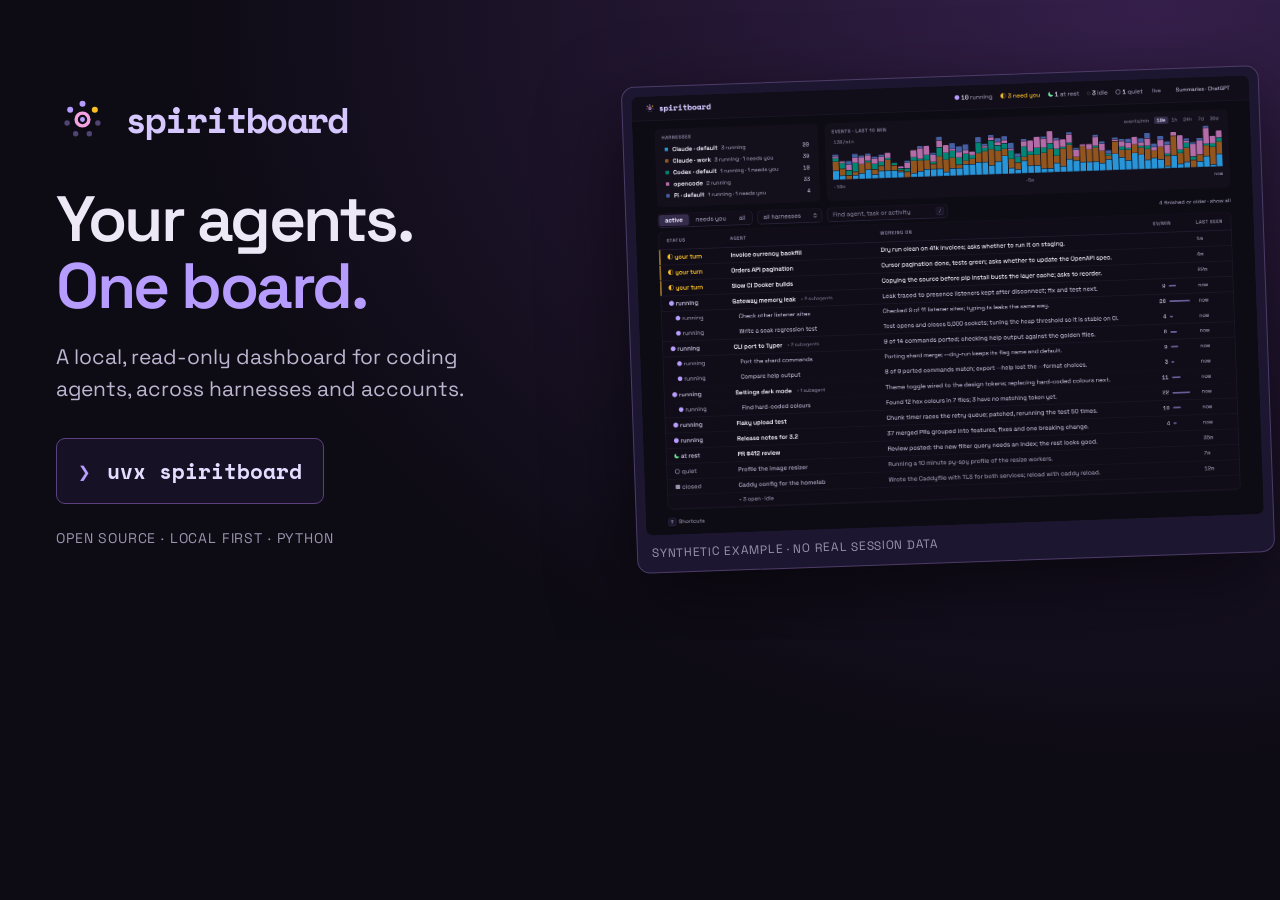
<file: docs/media/social-preview.html>
<!doctype html>
<html lang="en">
<meta charset="utf-8">
<title>Spiritboard · social preview</title>
<style>
@font-face { font-family: Space; src: url('../../src/spiritboard/static/fonts/space-grotesk.woff2'); }
@font-face { font-family: Mono; src: url('../../src/spiritboard/static/fonts/space-mono-700.woff2'); font-weight: 700; }
* { box-sizing: border-box; }
html, body { margin: 0; width: 1280px; height: 640px; overflow: hidden; }
body { background: #0d0b14; color: #ece8f6; font-family: Space, sans-serif; }
body::before { content: ''; position: absolute; inset: 0; background: radial-gradient(ellipse at 90% 0%, #36204c 0%, transparent 60%); }
main { position: relative; padding: 48px 56px; height: 100%; display: flex; gap: 38px; align-items: center; }
.copy { flex: 0 0 535px; }
.brand { display: flex; align-items: center; gap: 16px; font: 700 36px Mono, monospace; letter-spacing: -1.8px; color: #d6c8ff; }
.brand img { width: 53px; height: 53px; }
h1 { font-size: 64px; line-height: 1.04; font-weight: 600; letter-spacing: -2.5px; margin: 40px 0 22px; }
h1 span { color: #b79cff; }
p { font-size: 21px; line-height: 1.5; color: #bdb5d0; margin: 0; max-width: 475px; }
.install { display: inline-flex; align-items: center; gap: 16px; margin-top: 34px; border: 1px solid #5b427f; padding: 16px 21px; border-radius: 9px; background: #171126; font: 700 21px Mono, monospace; color: #e6dcff; }
.install span { color: #b79cff; }
.foot { margin-top: 25px; font-size: 14px; letter-spacing: .06em; color: #9a93ad; }
.screen { width: 638px; flex-shrink: 0; padding: 9px; background: #1d1630; border: 1px solid #4d3c68; border-radius: 13px; box-shadow: 0 26px 80px #0009; transform: rotate(-2deg); }
.screen img { display: block; width: 618px; border-radius: 7px; }
.caption { color: #9a93ad; font-size: 12px; padding: 10px 5px 2px; letter-spacing: .06em; }
</style>
<main>
  <section class="copy">
    <div class="brand"><img src="../../src/spiritboard/static/favicon.svg" alt="">spiritboard</div>
    <h1>Your agents.<br><span>One board.</span></h1>
    <p>A local, read-only dashboard for coding agents, across harnesses and accounts.</p>
    <div class="install"><span>❯</span> uvx spiritboard</div>
    <div class="foot">OPEN SOURCE · LOCAL FIRST · PYTHON</div>
  </section>
  <section class="screen" aria-label="Existing synthetic dashboard example">
    <img src="../dashboard.png" alt="Spiritboard dashboard with invented agents, subagents, and needs-you states">
    <div class="caption">SYNTHETIC EXAMPLE · NO REAL SESSION DATA</div>
  </section>
</main>
</html>
</file>
